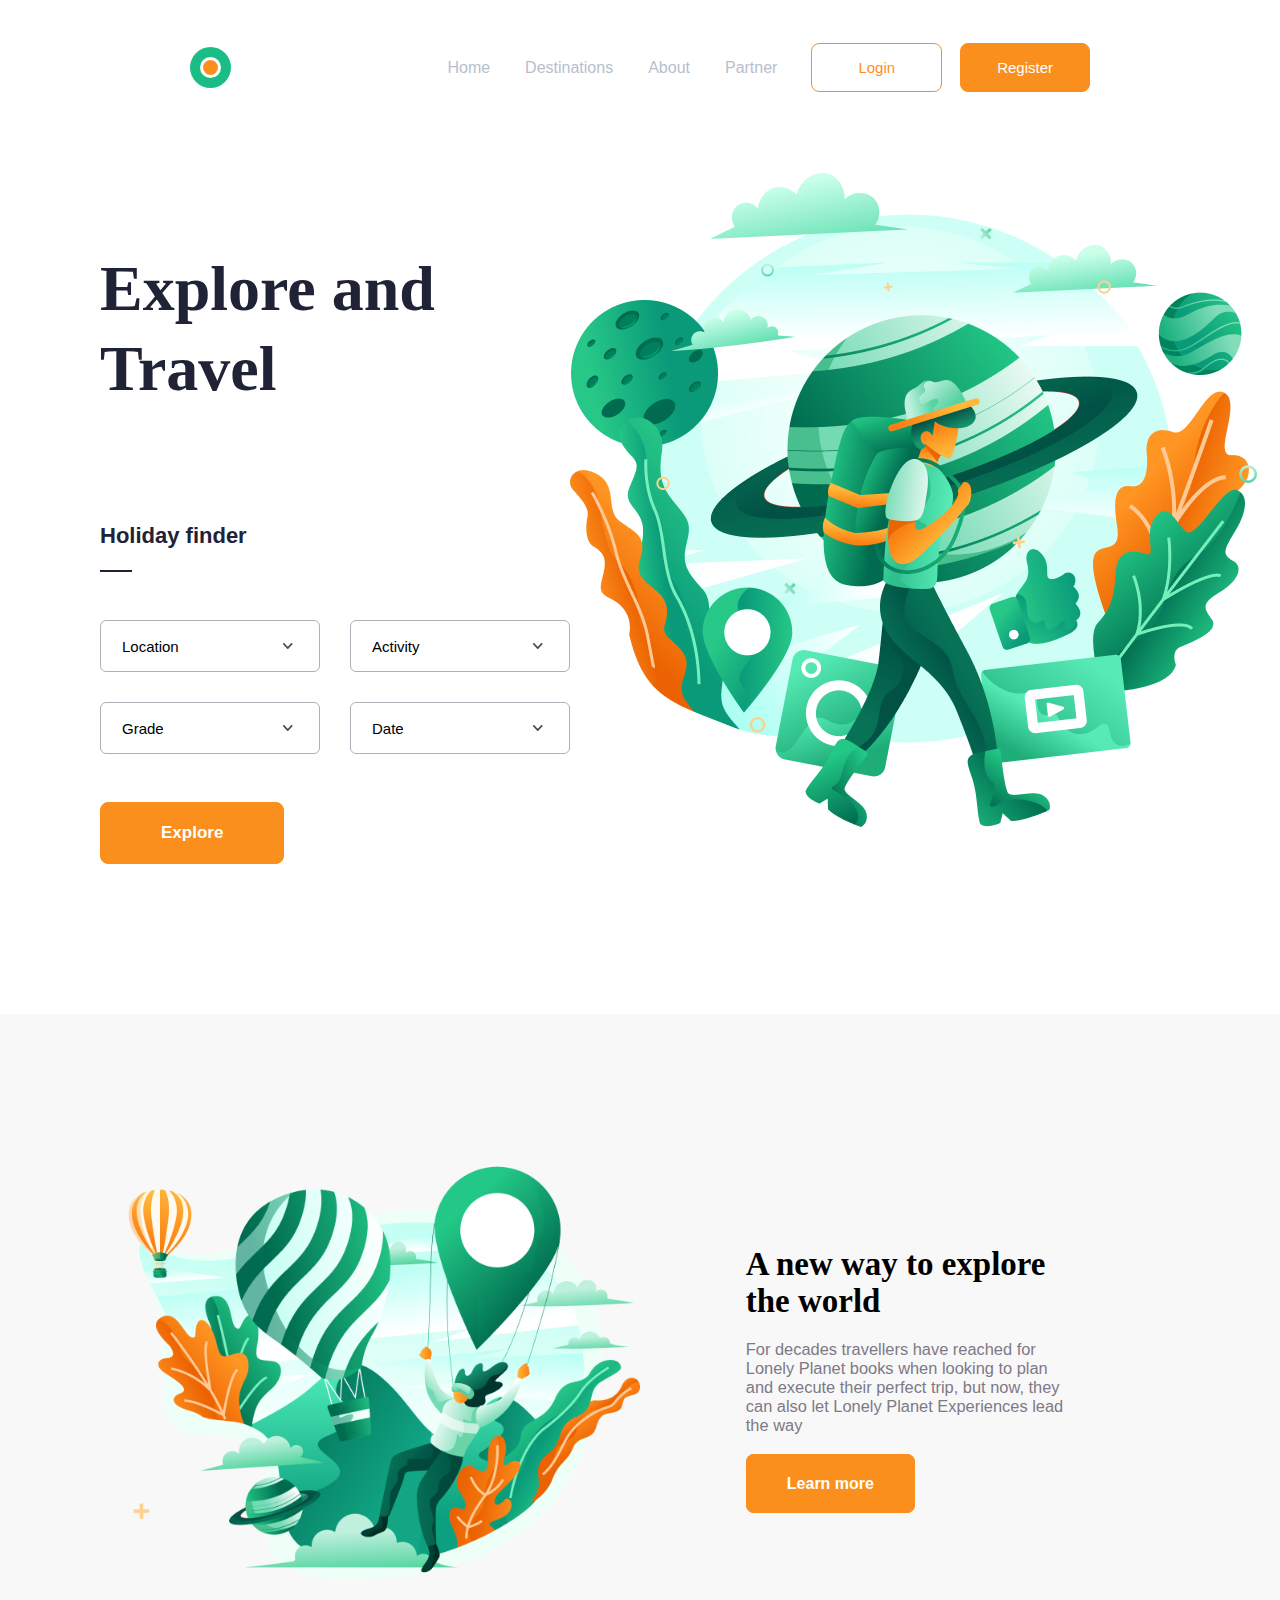
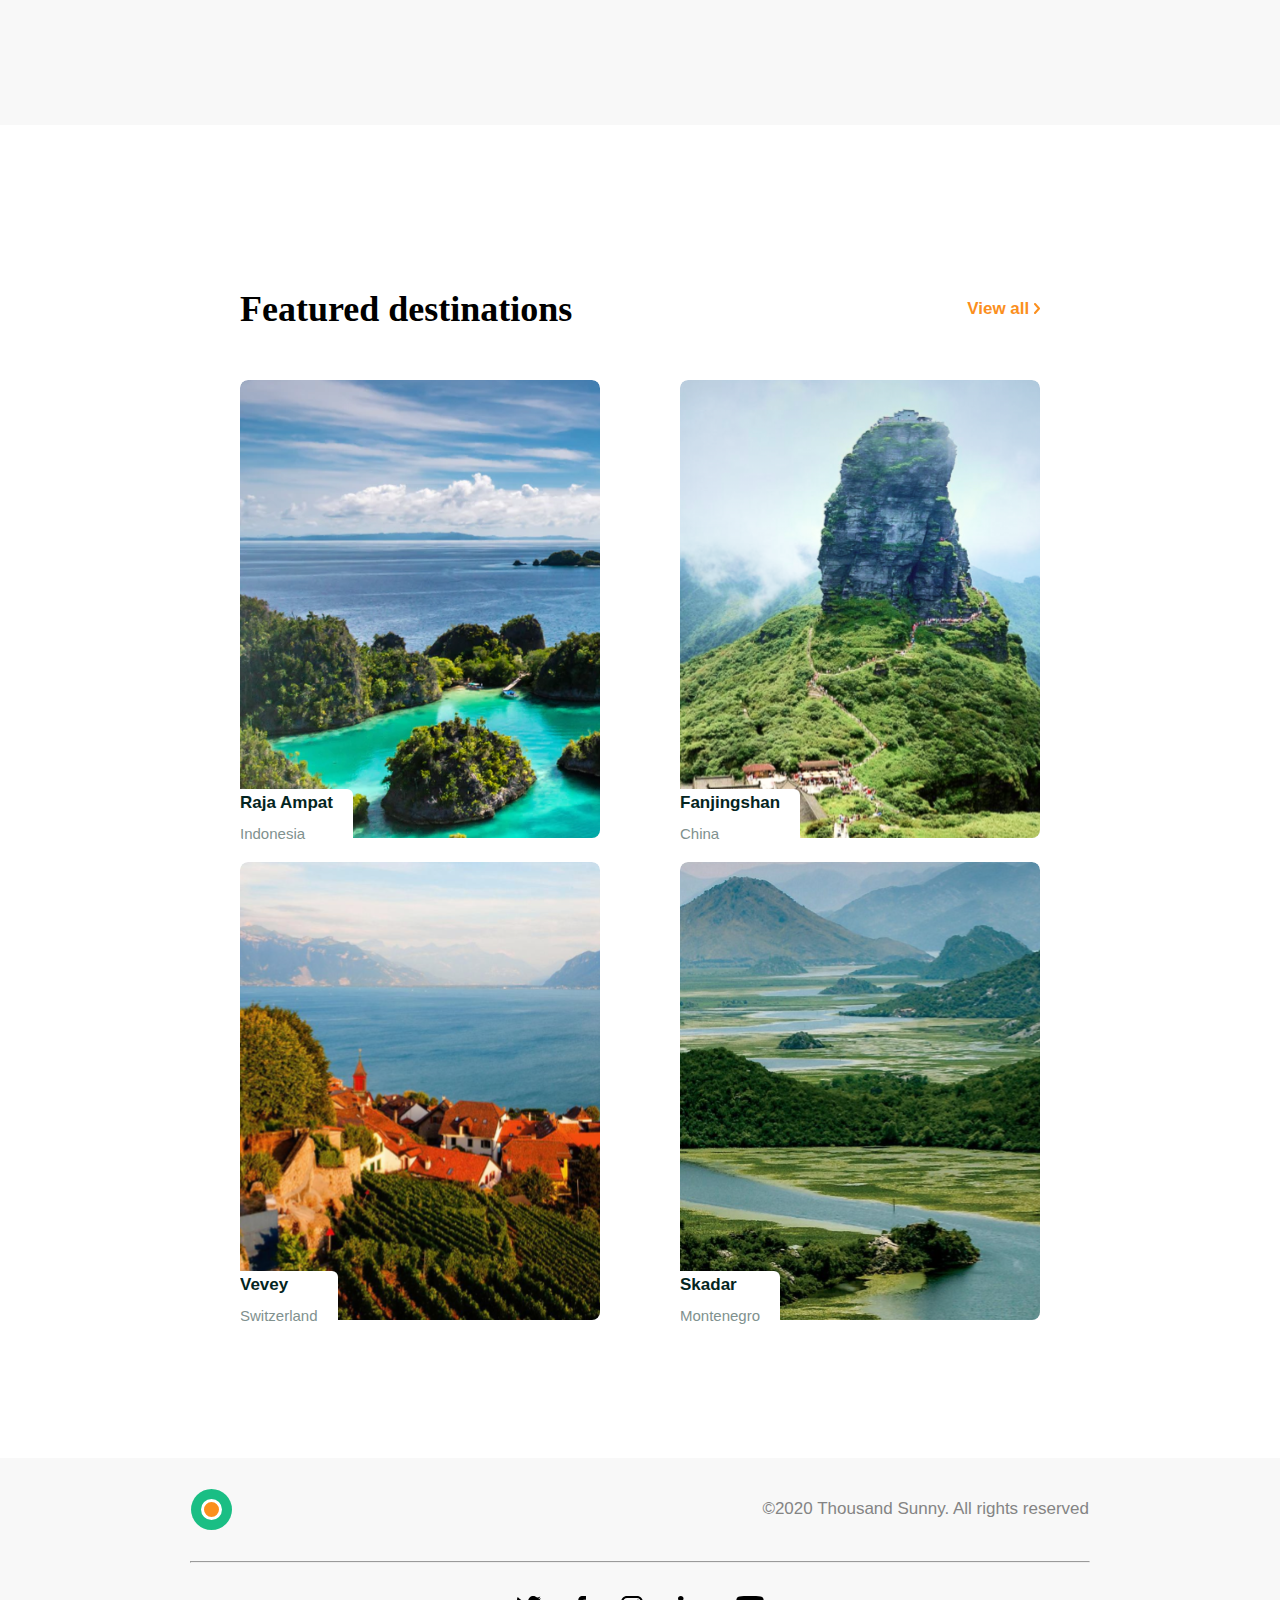
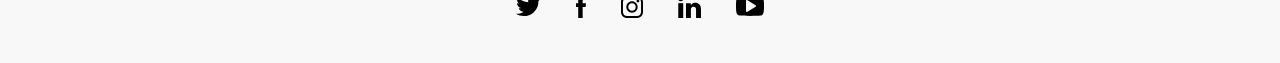
<file: home_page/home_page.html>
<!DOCTYPE html>
<html lang="en" xmlns="http://www.w3.org/1999/html">
<head>
    <meta charset="UTF-8">
    <meta name="viewport" content="width=device-width, initial-scale=1.0">
    <title>Thousand Sunny</title>
    <link rel="stylesheet" href="home_page.css">
</head>
<body>
    <header id="header">
        <img src="../assets/logo.svg" alt="logo">
        <nav id="nav">
            <ul>
                <li><a href="../home_page/home_page.html">Home</a></li>
                <li><a href="../read_page/read_page.html">Destinations</a></li>
                <li><a href="#">About</a></li>
                <li><a href="#">Partner</a></li>
            </ul>
            <div class="signButtons">
                <a class="login" href="#">Login</a>
                <a class="register" href="#">Register</a>
            </div>
        </nav>
        <div class="hamburger" id="hamburger">
            <div id="line1"></div>
            <div id="line2"></div>
            <div id="line3"></div>
        </div>
    </header>
    <div id="container"></div>
    <main>
        <section class="heroSection">
            <div>
                <h1>Explore and Travel</h1>
                <h2>Holiday finder</h2>
                <hr>
                <form>
                    <label>
                        <select>
                            <option selected disabled hidden>Location</option>
                            <option>option1</option>
                            <option>option2</option>
                        </select>
                        <select>
                            <option selected disabled hidden>Activity</option>
                            <option>option1</option>
                            <option>option2</option>
                        </select>
                        <select>
                            <option selected disabled hidden>Grade</option>
                            <option>option1</option>
                            <option>option2</option>
                        </select>
                        <select>
                            <option selected disabled hidden>Date</option>
                            <option>option1</option>
                            <option>option2</option>
                        </select>
                    </label>
                    <button class="explore">Explore</button>
                </form>
            </div>
            <img src="../assets/thousand-01%201.svg" alt="Thousand 1">
        </section>
        <section class="learnMoreSection">
            <img src="../assets/Thousand-02%201@2x.svg" alt="Thousand 2">
            <div>
                <h1>A new way to explore the world</h1>
                <p>For decades travellers have reached for Lonely Planet books when looking to plan and execute their perfect
                    trip, but now, they can also let Lonely Planet Experiences lead the way</p>
                <a class="learnMore" href="#">Learn more</a>
            </div>
        </section>
        <section class="destinationsSection">
            <div class="destinationsTitle">
                <h1>Featured destinations</h1>
                <a href="#">View all <img src="../assets/Vector%201.svg" alt="arrow"></a>
            </div>
            <div class="elements">
                <div class="element">
                    <img src="../assets/RajaAmpatIndonesia.svg" alt="RajaAmpatIndonesia">
                    <div class="elementText">
                        <h4>Raja Ampat </h4>
                        <p>Indonesia</p>
                    </div>
                </div>
                <div class="element">
                    <img src="../assets/FanjingshanChina.svg" alt="FanjingshanChina">
                    <div class="elementText">
                        <h4>Fanjingshan</h4>
                        <p>China</p>
                    </div>
                </div>
                <div class="element">
                    <img src="../assets/VeveySwitzerland.svg" alt="VeveySwitzerland">
                    <div class="elementText">
                        <h4>Vevey</h4>
                        <p>Switzerland</p>
                    </div>
                </div>
                <div class="element">
                    <img src="../assets/SkadarMontenegro.svg" alt="SkadarMontenegro">
                    <div class="elementText">
                        <h4>Skadar</h4>
                        <p>Montenegro</p>
                    </div>
                </div>
            </div>
        </section>
    </main>
    <footer>
        <div class="footerHead">
            <img src="../assets/logo.svg" alt="logo">
            <p>©2020 Thousand Sunny. All rights reserved</p>
        </div>
        <hr>
        <div class="footerBot">
            <ul>
                <li>
                    <a href="https://www.x.com" target="_blank">
                        <img src="../assets/Twitter.svg" alt="Twitter">
                    </a>
                </li>
                <li>
                    <a href="https://www.facebook.com" target="_blank">
                        <img src="../assets/Facebook.svg" alt="Facebook">
                    </a>
                </li>
                <li>
                    <a href="https://www.instagram.com" target="_blank">
                        <img src="../assets/Instagram.svg" alt="Instagram">
                    </a>
                </li>
                <li>
                    <a href="https://www.linkedin.com" target="_blank">
                        <img src="../assets/LinkedIn.svg" alt="LinkedIn">
                    </a>
                </li>
                <li>
                    <a href="https://www.youtube.com" target="_blank">
                        <img src="../assets/YouTube.svg" alt="YouTube">
                    </a>
                </li>
            </ul>
        </div>
    </footer>
    <script src="../scripts/home.js"></script>
</body>
</html>
</file>
<file: home_page/home_page.css>
@import "../styles/footer.css";
@import "../styles/destination-section.css";
@import "../styles/learn-more-section.css";
@import "../styles/hero-section.css";
@import "../styles/header.css";


* {
    margin: 0;
    padding: 0;
    box-sizing: border-box;
}
</file>
